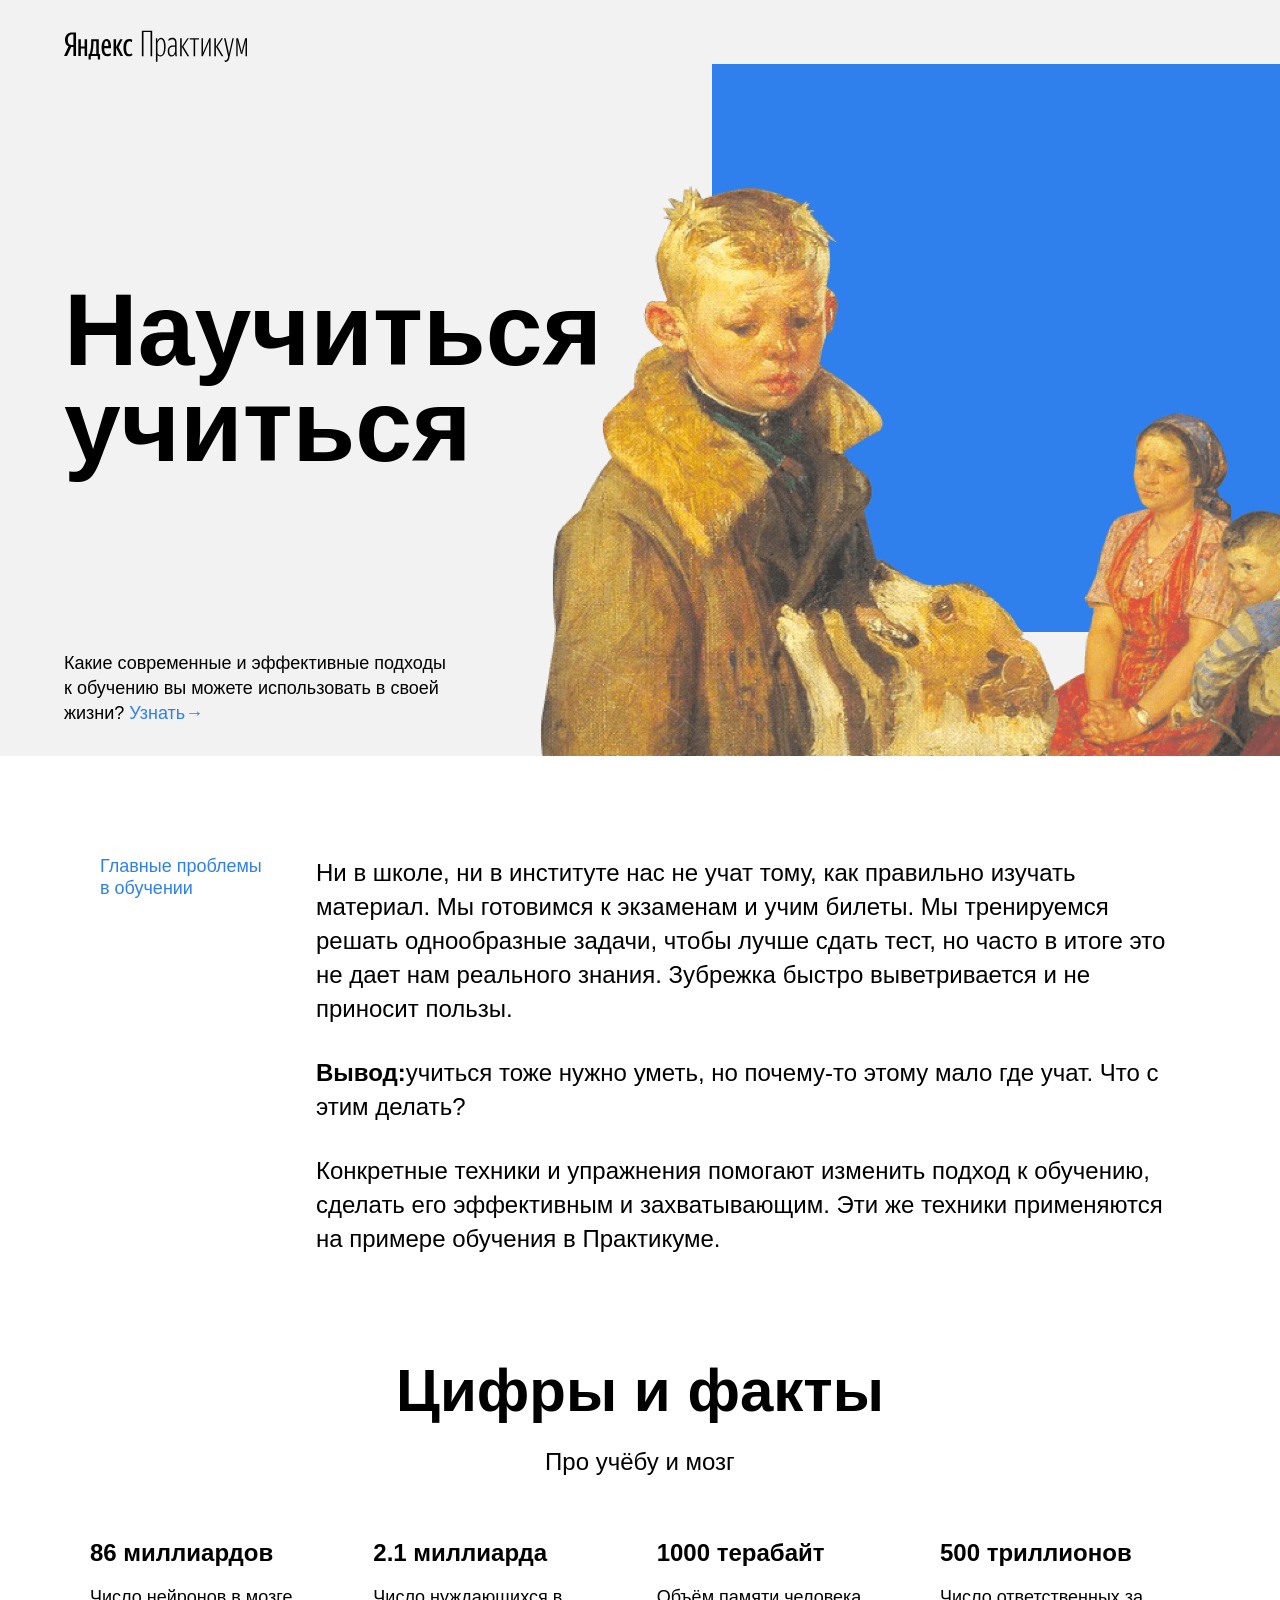
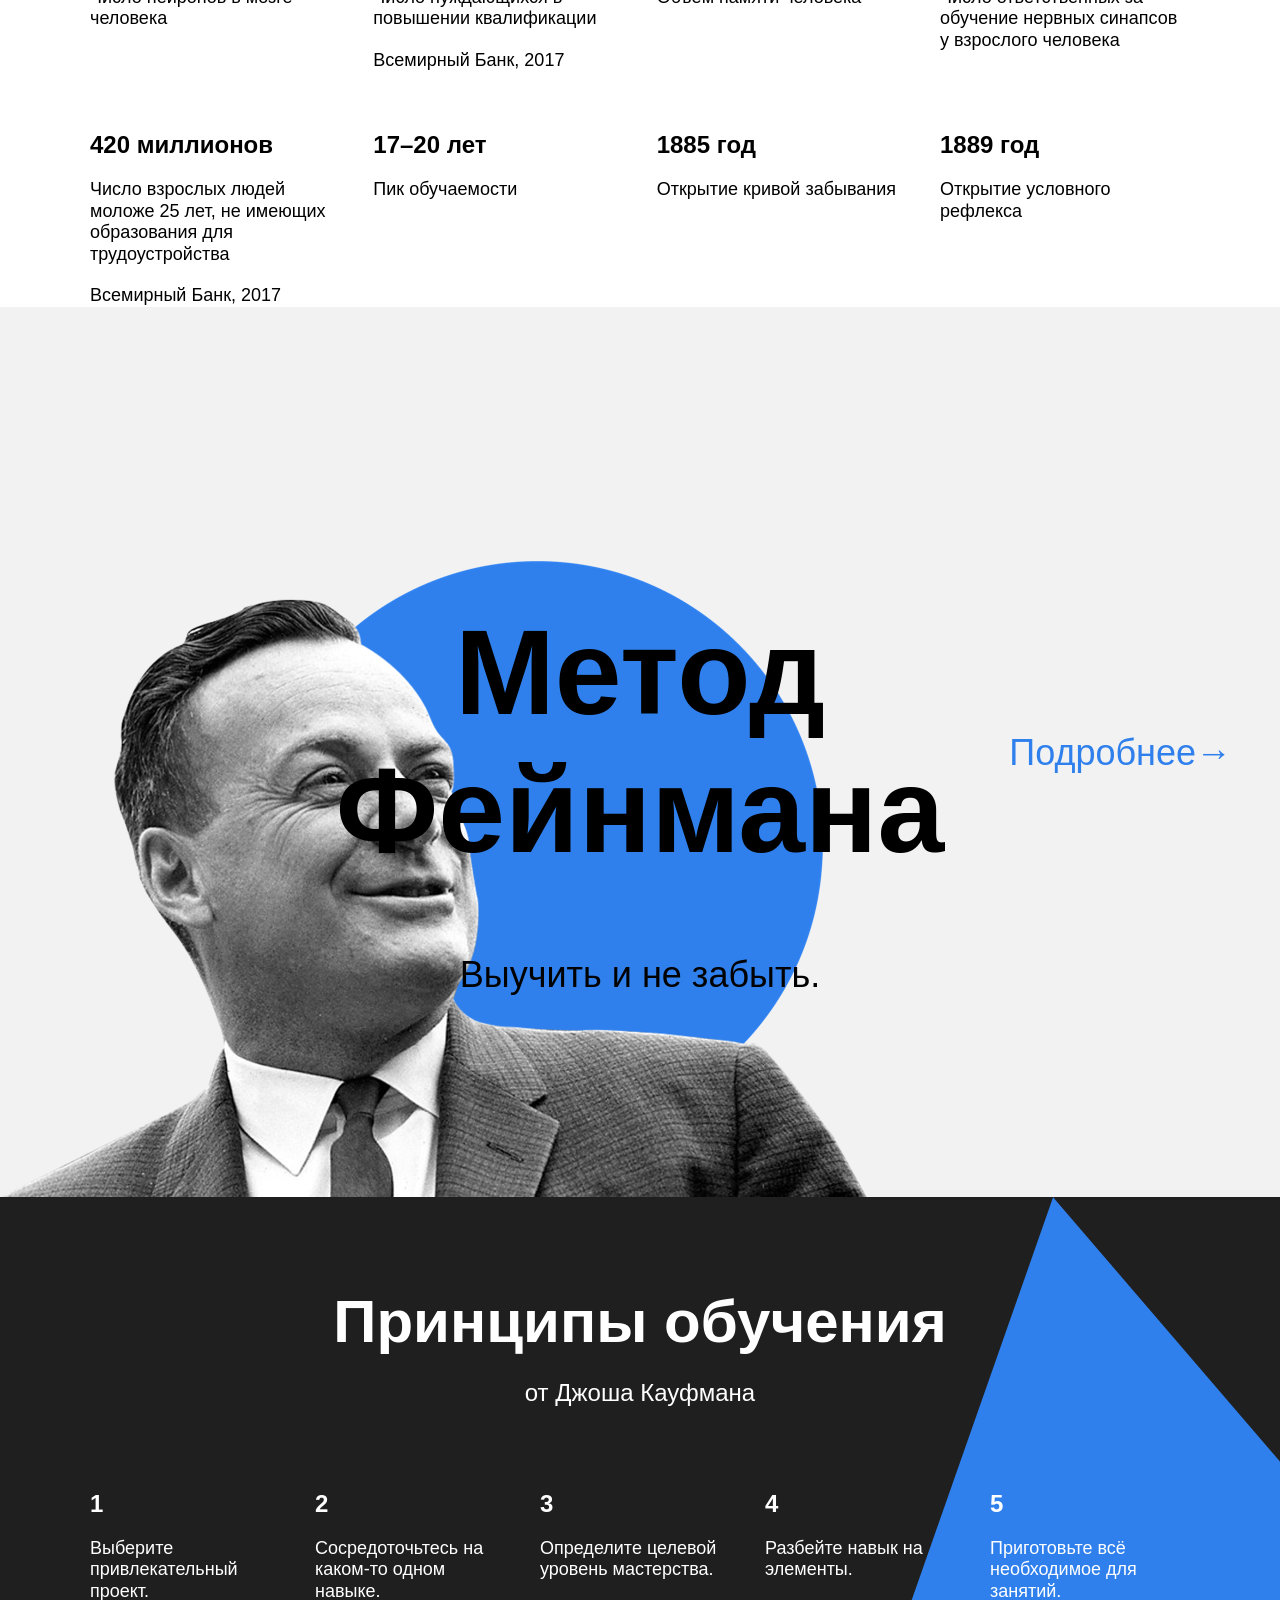
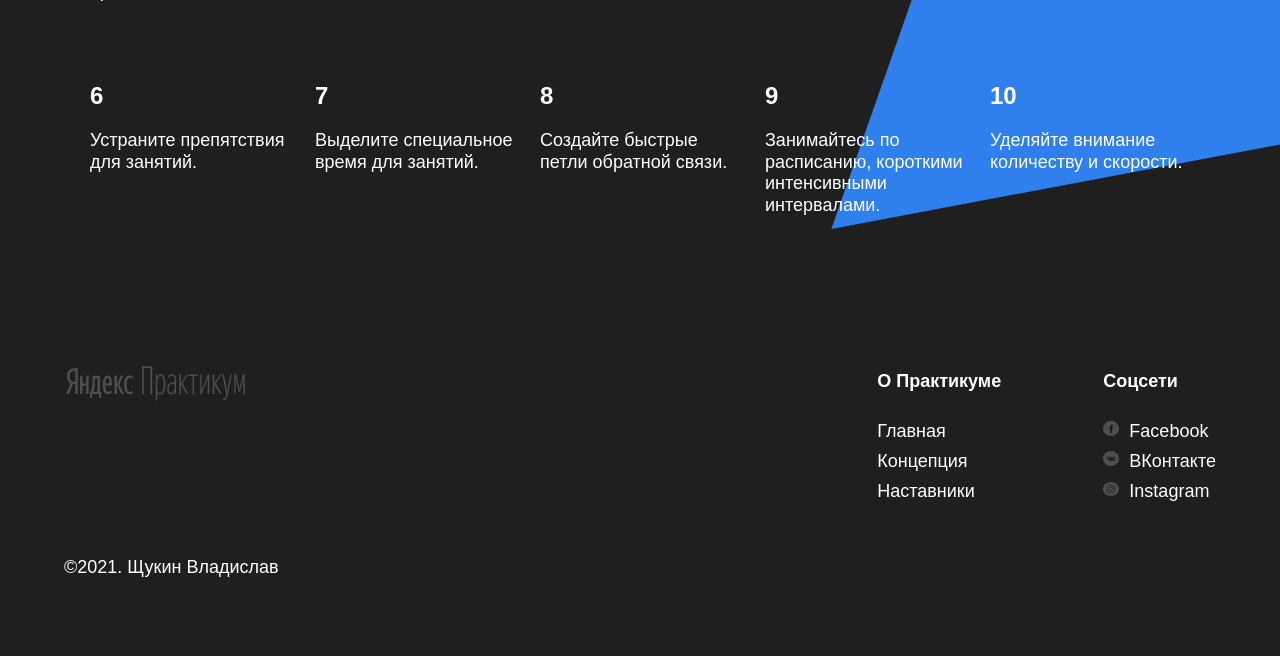
<file: index.html>
<!DOCTYPE html>
<html lang="ru">
<head>
  <meta charset="UTF-8">
  <meta name="viewport" content="width=device-width, initial-scale=1.0">
  <meta name="author" content="Владислав">
  <title>Научиться учиться</title>
  <link rel="stylesheet" href="./style/normalize.css">
  <link rel="stylesheet" href="./style/style.css">
</head>
<body>
  <div class="page">
    <header class="header">
      <img src="./image/logo_place_header.svg" alt="Здесь должен быть логотип" class="logo header__place_logo">
      <h1 class="header__title">Научиться учиться</h1>
      <p class="header__subtitle">Какие современные и эффективные подходы к обучению вы можете использовать в своей жизни?
        <a href="#" class="header__link">Узнать</a>
      </p>
      <img src="./image/header-image.png" alt="Умня картина" class="header__main-illustration">
      <div class="header__square-pic"></div>
    </header>
    <main class="content">
      <section class="description">
        <div class="two-columns">
          <h2 class="two-columns__brief">Главные проблемы в обучении</h2>
          <div class="two-columns__main-text">
            <p class="two-columns__paragraph">Ни в школе, ни в институте нас не учат тому, как правильно изучать материал. Мы готовимся к экзаменам и учим билеты. Мы тренируемся решать однообразные задачи, чтобы лучше сдать тест, но часто в итоге это не дает нам реального знания. Зубрежка быстро выветривается и не приносит пользы.</p>
            <p class="two-columns__paragraph">
              <span class="two-columns__span-accent">Вывод:</span>учиться тоже нужно уметь, но почему-то этому мало где учат. Что с этим делать?
            </p>
            <p class="two-columns__paragraph">Конкретные техники и упражнения помогают изменить подход к обучению, сделать его эффективным и захватывающим. Эти же техники применяются на примере обучения в Практикуме.</p>
          </div>
        </div>
      </section>
      <section class="digits">
        <h2 class="section-title">Цифры и факты</h2>
        <h3 class="section-subtitle">Про учёбу и мозг</h3>
        <ul class="table">
          <li class="table__cell">
            <h4 class="table__heading">86 миллиардов</h4>
            <p class="table__text">Число нейронов в мозге человека</p>
          </li>
          <li class="table__cell">
            <h4 class="table__heading">2.1 миллиарда</h4>
            <p class="table__text">Число нуждающихся в повышении квалификации</p>
            <p class="table__text">Всемирный Банк, 2017</p>
          </li>
          <li class="table__cell">
            <h4 class="table__heading">1000 терабайт</h4>
            <p class="table__text">Объём памяти человека</p>
          </li>
          <li class="table__cell">
            <h4 class="table__heading">500 триллионов</h4>
            <p class="table__text">Число ответственных за обучение нервных синапсов у взрослого человека</p>
          </li>
          <li class="table__cell">
            <h4 class="table__heading">420 миллионов</h4>
            <p class="table__text">Число взрослых людей моложе 25 лет, не имеющих образования для трудоустройства</p>
            <p class="table__text">Всемирный Банк, 2017</p>
          </li>
          <li class="table__cell">
            <h4 class="table__heading">17–20 лет</h4>
            <p class="table__text">Пик обучаемости</p>
          </li>
          <li class="table__cell">
            <h4 class="table__heading">1885 год</h4>
            <p class="table__text">Открытие кривой забывания</p>
          </li>
          <li class="table__cell">
            <h4 class="table__heading">1889 год</h4>
            <p class="table__text">Открытие условного рефлекса</p>
          </li>
        </ul>
      </section>
      <section class="feynman">
        <h2 class="feynman__title">Метод Фейнмана</h2>
        <h3 class="feynman__subtitle">Выучить и не забыть.</h3>
        <a href="#" class="feynman__link">Подробнее</a>
      </section>
      <section class="kaufman">
        <h2 class="section-title section-title_theme_dark">Принципы обучения</h2>
        <h3 class="section-subtitle section-subtitle_theme_dark">от Джоша Кауфмана</h3>
        <ul class="table table_theme_dark">
          <li class="table__cell table__cell_theme_dark">
            <h4 class="table__heading table__heading_theme_dark">1</h4>
            <p class="table__text table__text_theme_dark">Выберите привлекательный проект.</p>
          </li>
          <li class="table__cell table__cell_theme_dark">
            <h4 class="table__heading table__heading_theme_dark">2</h4>
            <p class="table__text table__text_theme_dark">Сосредоточьтесь на каком-то одном навыке.</p>
          </li>
          <li class="table__cell table__cell_theme_dark">
            <h4 class="table__heading table__heading_theme_dark">3</h4>
            <p class="table__text table__text_theme_dark">Определите целевой уровень мастерства.</p>
          </li>
          <li class="table__cell table__cell_theme_dark">
            <h4 class="table__heading table__heading_theme_dark">4</h4>
            <p class="table__text table__text_theme_dark">Разбейте навык на элементы.</p>
          </li>
          <li class="table__cell table__cell_theme_dark">
            <h4 class="table__heading table__heading_theme_dark">5</h4>
            <p class="table__text table__text_theme_dark">Приготовьте всё необходимое для занятий.</p>
          </li>
          <li class="table__cell table__cell_theme_dark">
            <h4 class="table__heading table__heading_theme_dark">6</h4>
            <p class="table__text table__text_theme_dark">Устраните препятствия для занятий.</p>
          </li>
          <li class="table__cell table__cell_theme_dark">
            <h4 class="table__heading table__heading_theme_dark">7</h4>
            <p class="table__text table__text_theme_dark">Выделите специальное время для занятий.</p>
          </li>
          <li class="table__cell table__cell_theme_dark">
            <h4 class="table__heading table__heading_theme_dark">8</h4>
            <p class="table__text table__text_theme_dark">Создайте быстрые петли обратной связи.</p>
          </li>
          <li class="table__cell table__cell_theme_dark">
            <h4 class="table__heading table__heading_theme_dark">9</h4>
            <p class="table__text table__text_theme_dark">Занимайтесь по расписанию, короткими интенсивными интервалами.</p>
          </li>
          <li class="table__cell table__cell_theme_dark">
            <h4 class="table__heading table__heading_theme_dark">10</h4>
            <p class="table__text table__text_theme_dark">Уделяйте внимание количеству и скорости.</p>
          </li>
        </ul>
        <div class="kaufman__triangle"></div>
      </section>
    </main>
    <footer class="footer">
      <div class="footer__columns">
        <div class="footer__column footer__column_content_copyright">
          <img src="./image/logo_place_footer.svg" alt="Здесь должен быть логотип" class="logo footer__place_logo">
          <p class="footer__author">&copy;2021. Щукин Владислав</p>
        </div>
        <nav class="footer__column footer__column_content_info">
          <h2 class="footer__column-heading">О Практикуме</h2>
          <ul class="footer__column-links">
            <li><a href="#" class="footer__column-link">Главная</a></li>
            <li><a href="#" class="footer__column-link">Концепция</a></li>
            <li><a href="#" class="footer__column-link">Наставники</a></li>
          </ul>
        </nav>
        <nav class="footer__column footer__column_content_social">
          <h2 class="footer__column-heading">Соцсети</h2>
          <ul class="footer__column-links">
            <li><a href="#" class="footer__column-link "><img class="footer__social-icon" src="./image/facebook_color_white.svg" alt="Логотип фейсбука">Facebook</a></li>
            <li><a href="#" class="footer__column-link "><img class="footer__social-icon" src="./image/vk_color_white.svg" alt="Логотип ВК">ВКонтакте</a></li>
            <li><a href="#" class="footer__column-link "><img class="footer__social-icon" src="./image/instagram_color_white.svg" alt="Логотип инстаграм">Instagram</a></li>
          </ul>
        </nav>
      </div>
    </footer>
  </div>
</body>
</html>
</file>
<file: style/style.css>
.page {
  min-width: 1100px;
  max-width: 1600px;
  margin: 0 auto;
  font-family: Helvetica Neue, Arial, sans-serif;
}

.header {
  position: relative;
  height: 100vh;
  min-height: 600px;
  max-height: 756px;
  display: flex;
  flex-direction: column;
  justify-content: center;
  background: #f2f2f2;
}

.header__place_logo {
  position: absolute;
  top: 30px;
  left: 64px;
  z-index: 3;

}

.header__title {
  display: flex;
  width: 730px;
  line-height: 96px;
  font-size: 102px;
  font-weight: 600;
  margin: 0;
  margin-left: 64px;
  z-index: 3;
}

.header__subtitle {
  position: absolute;
  left: 64px;
  bottom: 30px;
  width: 388px;
  line-height: 25px;
  font-size: 18px;
  font-weight: normal;
  z-index: 3;
  margin: 0;
}

.header__link {
  text-decoration: none;
  color:#2f80ed;
}

.header__link::after {
  text-decoration: none;
  color:#2f80ed;
  content: '→';
}

.header__main-illustration {
  position:absolute;
  right: 0;
  bottom: 0;
  height: 608px;
  width: 765px;
  z-index: 1;
}

.header__square-pic {
  height: 568px;
  width: 568px;
  position: absolute;
  top: 64px;
  right: 0;
  background-color:#2f80ed;
}

.description {
  padding-top: 100px;
  padding-left: 100px;
  padding-right: 100px;
  display: flex;
}

.two-columns {
  display: flex;
  justify-content: space-between;
}

.two-columns__main-text {
  width: 80%;
  min-width: 784px;
  display: flex;
  flex-direction: column;
}

.two-columns__brief {
  line-height: 1.2;
  font-size: 18px;
  font-weight: normal;
  color: #2f80ed;
  margin: 0;
  width: 175px;
}

.two-columns__paragraph {
  flex: 1 1 auto;
  list-style-type: none;
  line-height: 34px;
  font-size: 24px;
  font-weight: normal;
  margin: 0;
  margin-bottom: 30px;
}

.two-columns__paragraph:nth-of-type(3n) {
  margin: 0;
}

.two-columns__span-accent {
  line-height: 34px;
  font-size: 24px;
  font-weight: 600;
}

.digits {
  display: flex;
  flex-direction: column;
  align-items: center;
  margin: 0;
  padding-top: 100px;
  padding-left: 100px;
  padding-right: 100px;
}

.section-title {
  width: 60%;
  margin-bottom: 20px;
  line-height: 1.15;
  font-size: 60px;
  font-weight: 600;
  margin: 0;
  display: flex;
  justify-content: center;
  align-items: center;
}

.section-subtitle {
  line-height: 34px;
  font-size: 24px;
  font-weight: normal;
  margin-top: 20px;
  width: 60%;
  margin-bottom: 0;
  display: flex;
  justify-content: center;
  align-items: center;
}

.table {
  width: 1100px;
  display: flex;
  flex-wrap: wrap;
  justify-content: space-between;
  margin: 0;
  padding: 0;
  list-style-type: none;
}

.table__cell {
  width: 250px;
  margin-top: 60px;
}

.table__heading {
  line-height: 1.15;
  font-size: 24px;
  font-weight: 600;
  margin: 0;
}

.table__text {
  line-height: 1.2;
  font-size: 18px;
  font-weight: normal;
  margin: 0;
  margin-top: 20px;
}

.feynman {
  background: #f2f2f2;
  min-height: 790px;
  display: flex;
  flex-direction: column;
  justify-content: center;
  align-items: center;
  position: relative;
  padding-top: 100px;
  background-image: url(../image/feynman.png);
  background-repeat: no-repeat;
  background-position: left bottom;
}

.feynman__title {
  width: 648px;
  line-height: 1.15;
  font-size: 120px;
  font-weight: 600;
  display: flex;
  text-align: center;
  margin: 0;
}

.feynman__subtitle {
  line-height: 51px;
  font-size: 36px;
  font-weight: normal;
  margin: 0;
  margin-top: 70px;
}

.feynman__link {
  position: absolute;
  top: 50%;
  right: 48px;
  transform: translateY(-50%);
  line-height: 51px;
  font-size: 36px;
  font-weight: normal;
  color: #2f80ed;
  text-decoration: none;
}

.feynman__link::after {
  content: '→';
  color: #2f80ed;
  text-decoration: none;
}

.kaufman{
  display: flex;
  flex-direction: column;
  align-items: center;
  margin: 0;
  padding-top: 90px;
  padding-bottom: 90px;
  position: relative;
  overflow: hidden;
  background-color: #1f1f1f;
  z-index: 0;
}

.section-title_theme_dark {
  color: white;
}

.section-subtitle_theme_dark {
  color: white;
}

.table_theme_dark {
  color: white;
}

.table__cell_theme_dark {
  width: 200px;
  color: white;
  margin-right: 0;
  margin-top: 80px;
}

.table__heading_theme_dark {
  color: white;
}

.table__text_theme_dark {
  color: white;
}

.kaufman__triangle {
  background-image: url(../image/kaufman-triangle.svg);
  background-size: 877px;
  width: 877px;
  height: 877px;
  position: absolute;
  right: -210px;
  top: 0;
  z-index: -1;
  overflow: hidden;
}

.footer {
  min-height: 350px;
  background-color: #1f1f1f;
  display: flex;
  box-sizing: border-box;
  justify-content: center;
  padding-top: 60px;
  padding-bottom: 40px;
}

.footer__columns {
  display: flex;
  justify-content: space-between;
  width: 90%;
  position: relative;
}

.footer__column_content_copyright {
  display: flex;
  flex-direction: column;
  flex-basis: 711px;
  justify-content: space-between;
}

.footer__place_logo {
  height: 35px;
  width: 183px;
}

.footer__author {
  color: white;
  padding-top: 18px;
  padding-bottom: 18px;
  line-height: 25px;
  font-size: 18px;
  font-weight: normal;

}

.footer__column-heading {
  color: white;
  line-height: 30px;
  font-size: 18px;
  font-weight: 600;
  margin: 0;
  margin-bottom: 20px;
}

.footer__column-links {
  color: white;
  list-style-type: none;
  margin: 0;
  padding: 0;
  margin-bottom: 16px;
}

.footer__column-link {
  text-align: left;
  color: white;
  line-height: 30px;
  font-size: 18px;
  font-weight: normal;
  margin: 0;
  text-decoration: none;
}

.footer__column_content_social {
  display: flex;
  flex-direction: column;
  color: white;
  line-height: 30px;
  font-size: 18px;
  font-weight: 600;

}

.footer__social-icon {
  list-style-type: none;
  width: 16px;
  height: 16px;
  text-align: left;
  color: white;
  line-height: 30px;
  font-size: 18px;
  font-weight: normal;
  margin: 0;
  margin-right: 10px;
  padding: 0;
}
</file>
